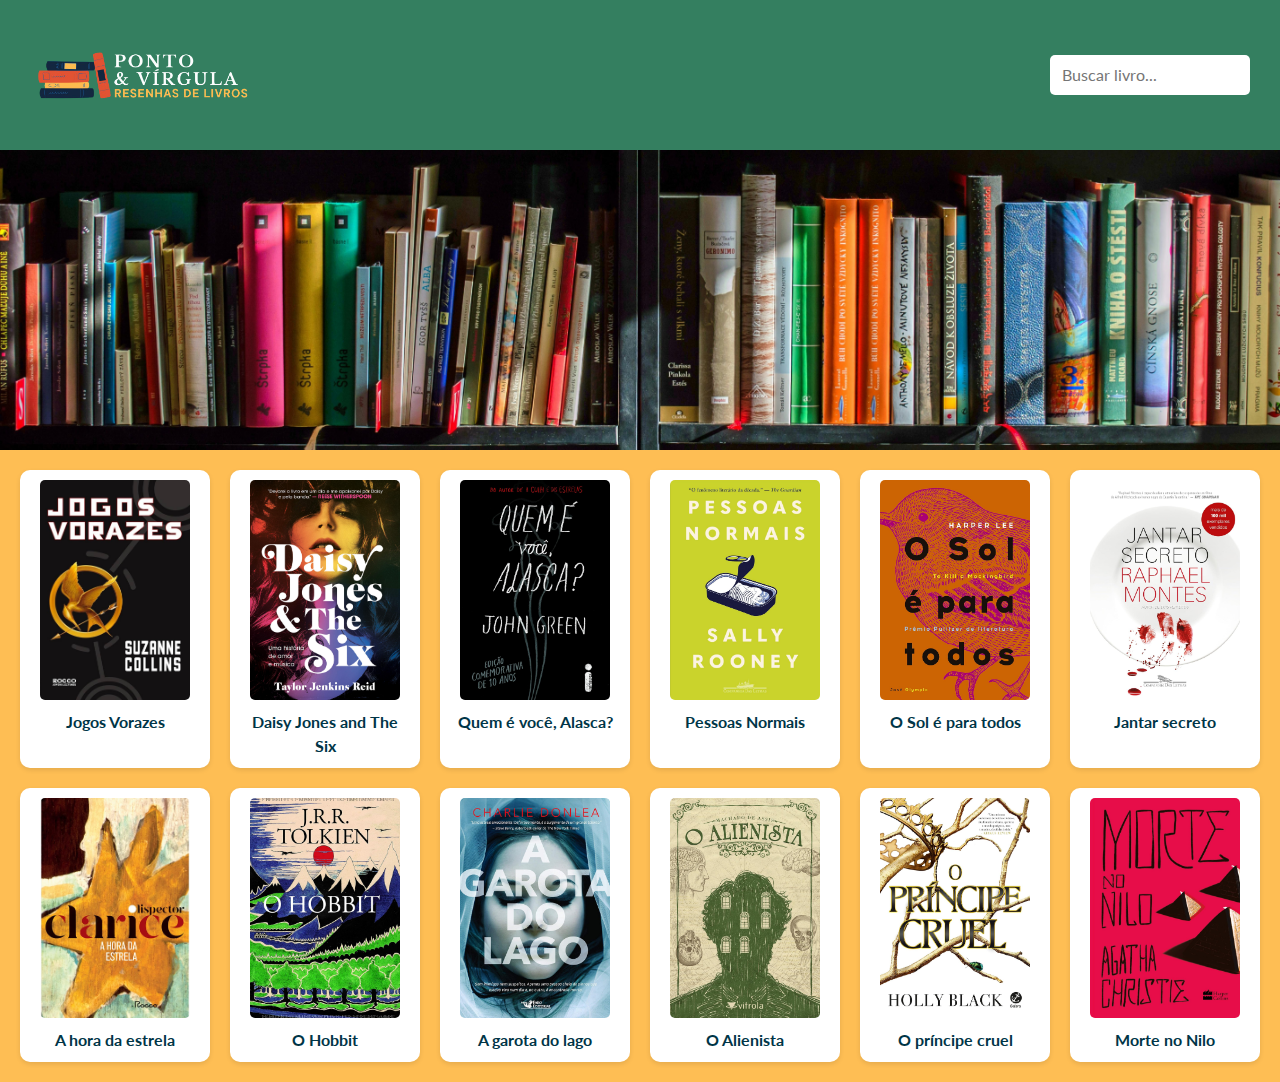
<file: codigo/src/public/index.html>
<!DOCTYPE html>
<html lang="pt-BR">
<head>
    <meta charset="UTF-8">
    <meta name="viewport" content="width=device-width, initial-scale=1.0">
    <title>Ponto&Vírgula</title>
    
    <link rel="icon" href="assets/images/icone.png" type="image/png">
    <link href="https://cdn.jsdelivr.net/npm/bootstrap@5.3.2/dist/css/bootstrap.min.css" rel="stylesheet">
    <link rel="stylesheet" href= "css/main.css">

    <link rel="preconnect" href="https://fonts.googleapis.com">
    <link rel="preconnect" href="https://fonts.gstatic.com" crossorigin>
    <link href="https://fonts.googleapis.com/css2?family=Lato:wght@400;700&family=Lora:wght@400;700&display=swap" rel="stylesheet">
    
</head>

<body>
    
    <header>
        <div class="logo">
            <img src="assets/images/logo.png" alt="Logo do site">
        </div>
        <div class="search-bar">
    <input 
        type="text" 
        id="pesquisa"
        placeholder="Buscar livro..."
        onkeyup="pesquisarLivro()"
    >
</div>

    </header>

    <section class="banner">
        <img src="assets/images/pilhadelivros.jpg" alt="Imagem de livros">
    </section>

    <section class="livros">
        <div class="livro">
            <img src="assets/images/jv.jpg" alt="Capa Livro 1">
            <a href="pages/livro.html?id=jogos-vorazes">Jogos Vorazes</a>
        </div>
        <div class="livro">
            <img src="assets/images/daisyjones.jpg" alt="Capa Livro 2">
            <a href="pages/livro.html?id=daisy-jones">Daisy Jones and The Six</a>
        </div>
        <div class="livro">
            <img src="assets/images/alasca.jpg" alt="Capa Livro 3">
            <a href="pages/livro.html?id=quem-alasca">Quem é você, Alasca?</a>
        </div>
        <div class="livro">
            <img src="assets/images/pessoasnormais.jpg" alt="Capa Livro 4">
            <a href="pages/livro.html?id=pessoas-normais">Pessoas Normais</a>
        </div>
        <div class="livro">
            <img src="assets/images/sol.jpg" alt="Capa Livro 5">
            <a href="pages/livro.html?id=sol-todos">O Sol é para todos</a>
        </div>
        <div class="livro">
            <img src="assets/images/jantar.jpg" alt="Capa Livro 6">
            <a href="pages/livro.html?id=jantar-secreto">Jantar secreto</a>
        </div>
        <div class="livro">
            <img src="assets/images/estrela.jpg" alt="Capa Livro 7">
            <a href="pages/livro.html?id=hora-estrela">A hora da estrela</a>
        </div>
        <div class="livro">
            <img src="assets/images/hobbit.jpg" alt="Capa Livro 8">
            <a href="pages/livro.html?id=hobbit">O Hobbit</a>
        </div>
        <div class="livro">
            <img src="assets/images/lago.jpg" alt="Capa Livro 9">
            <a href="pages/livro.html?id=garota-lago">A garota do lago</a>
        </div>
        <div class="livro">
            <img src="assets/images/alienista.jpg" alt="Capa Livro 10">
            <a href="pages/livro.html?id=alienista">O Alienista</a>
        </div>
        <div class="livro">
            <img src="assets/images/principe.jpg" alt="Capa Livro 11">
            <a href="pages/livro.html?id=principe-cruel">O príncipe cruel</a>
        </div>
        <div class="livro">
            <img src="assets/images/nilo.jpg" alt="Capa Livro 12">
            <a href="pages/livro.html?id=morte-nilo">Morte no Nilo</a>
        </div>
    </section>

    <script>
function pesquisarLivro() {
    let input = document.getElementById("pesquisa").value.toLowerCase();
    let livros = document.getElementsByClassName("livro");

    for (let i = 0; i < livros.length; i++) {
        let titulo = livros[i]
            .getElementsByTagName("a")[0]
            .innerText
            .toLowerCase();

        if (titulo.includes(input)) {
            livros[i].style.display = "block";
        } else {
            livros[i].style.display = "none";
        }
    }
}
</script>

<script src="https://cdn.jsdelivr.net/npm/bootstrap@5.3.2/dist/js/bootstrap.bundle.min.js"></script>
</body>
</html>
</file>
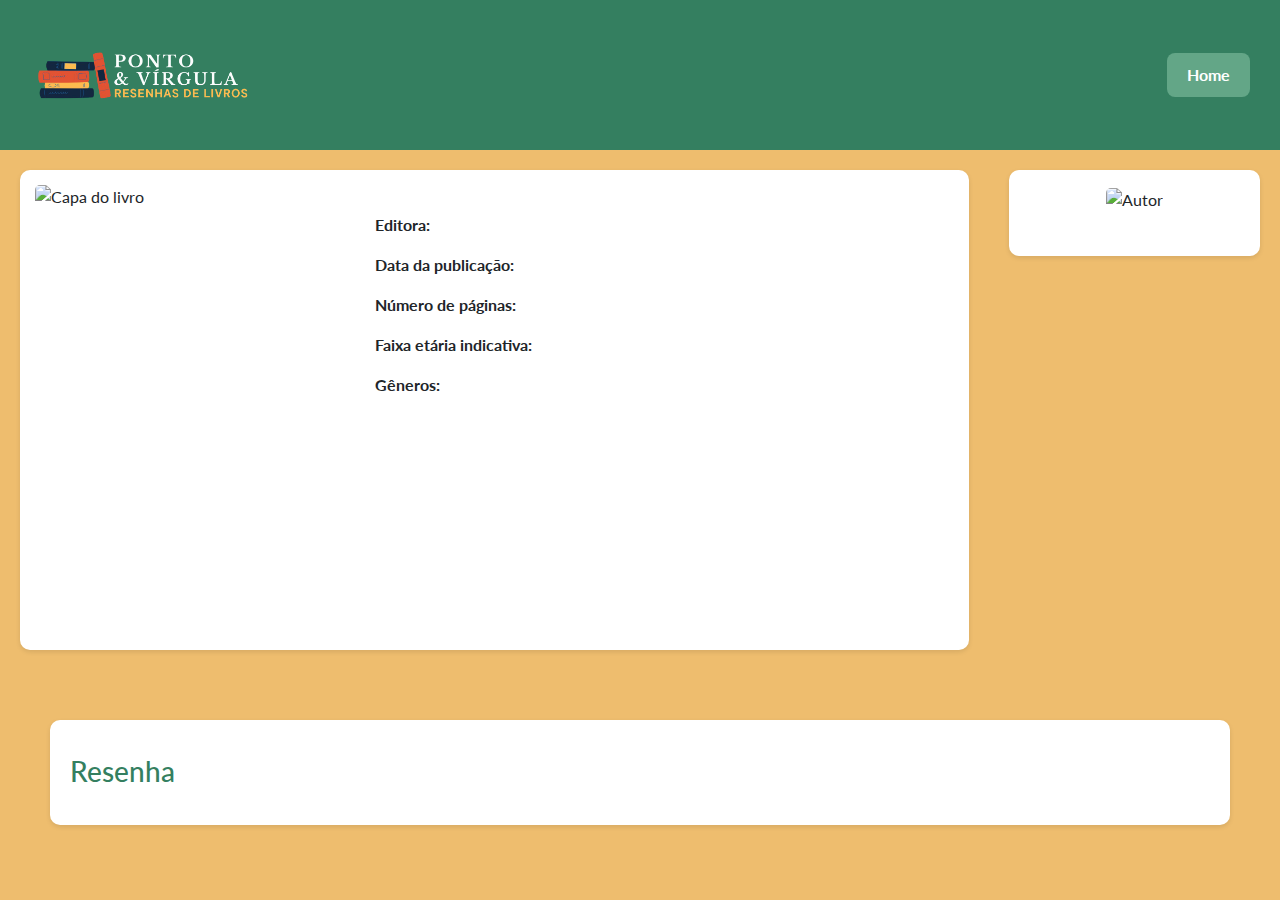
<file: codigo/src/public/pages/livro.html>
<!DOCTYPE html>
<html lang="pt-BR">
<head>
    <meta charset="UTF-8">
    <meta name="viewport" content="width=device-width, initial-scale=1.0">
    <title id="titulo-pagina"></title>

    <link rel="icon" href="../assets/images/icone.png" type="image/png"> 
    <link href="https://cdn.jsdelivr.net/npm/bootstrap@5.3.2/dist/css/bootstrap.min.css" rel="stylesheet">
    <link rel="stylesheet" href="../css/details.css">

    <link rel="preconnect" href="https://fonts.googleapis.com">
    <link rel="preconnect" href="https://fonts.gstatic.com" crossorigin>
    <link href="https://fonts.googleapis.com/css2?family=Lato:wght@100;300;400;700;900&family=Lora:ital,wght@0,400..700;1,400..700&display=swap" rel="stylesheet">
   
</head>

<body>
<header>
    <div class="logo">
        <img src="../assets/images/logo.png" alt="Logo do site">
    </div>
    <a href="../index.html" class="btn-voltar">Home</a>
</header>

<main class="conteudo">
    <section class="resenha">
        <img id="capa" alt="Capa do livro">

        <div class="texto-resenha">
            <h3 id="titulo"></h3>

            <p><strong>Editora:</strong> <span id="editora"></span></p>
            <p><strong>Data da publicação:</strong> <span id="publicacao"></span></p>
            <p><strong>Número de páginas:</strong> <span id="paginas"></span></p>
            <p><strong>Faixa etária indicativa:</strong> <span id="faixa"></span></p>
            <p><strong>Gêneros:</strong> <span id="generos"></span></p>

            <div class="descricao" id="sinopse"></div>
        </div>
    </section>

    <aside class="coluna-lateral">
        <div class="coluna-direita">
            <img id="autor-img" alt="Autor">
            <h4 id="autor-nome"></h4>
            <div class="autor-info">
                <p id="autor-desc"></p>
            </div>
        </div>
    </aside>
</main>

<section class="texto-descricao">
    <div class="titulo"><h3>Resenha</h3></div>
    <div class="texto" id="resenha"></div>
    <p class="nome" id="resenhista"></p>
</section>

<script src="../js/livros.js"></script>

<script src="https://cdn.jsdelivr.net/npm/bootstrap@5.3.2/dist/js/bootstrap.bundle.min.js"></script>
</body>
</html>
</file>
<file: codigo/src/public/css/main.css>
body {
    font-family: "Lato", sans-serif;  
    margin: 0;
    padding: 0;
    background: #FEBE54;
}

header {
    background: #347F60; 
    color: white;
    display: flex;               
    justify-content: space-between;
    align-items: center;
    padding: 40px 30px;
    position: relative;
}

header .logo img {
    height: 70px; 
    width: auto;
    max-height: 300px;
    object-fit: cover;
}

header .search-bar input {
    padding: 8px 12px;
    border-radius: 5px;
    border: none;
    width: 200px;
}

.banner img {
    width: 100%;
    max-height: 300px;
    object-fit: cover;
}

.livros {
    display: grid;                       
    grid-template-columns: repeat(auto-fill, minmax(180px, 1fr));
    gap: 20px;
    padding: 20px;
}

.livro {
    text-align: center;
    background: white;
    padding: 10px;
    border-radius: 10px;
    box-shadow: 0 2px 5px rgba(0,0,0,0.1);
    transition: background 0.3s ease, transform 0.2s ease; 
}

.livro:hover {
    background: #559e80;  
    transform: translateY(-5px); 
}

.livro:hover a {
    color: white; 
}

.livro img {
    width: 150px;
    height: 220px;
    object-fit: cover;
    border-radius: 5px;
}

.livro a {
    display: block;
    margin-top: 10px;
    text-decoration: none;
    font-weight: bold;
    color: #003547; 
}
</file>
<file: codigo/src/public/css/details.css>
body {
    font-family: "Lato", sans-serif;  
    margin: 0;
    padding: 0;
    background: #eebd6e;
}

header {
    background: #347F60; 
    color: white;
    display: flex;
    justify-content: space-between;
    align-items: center;
    padding: 40px 30px;
    position: relative;
}

header .logo img {
    height: 70px; 
    width: auto;
}

.btn-voltar {
    background-color: #63A687; 
    color: white;              
    padding: 10px 20px;
    border-radius: 8px;
    text-decoration: none;     
    font-weight: bold;
    transition: background 0.3s ease;
}

.btn-voltar:hover {
    background-color: #285E46; 
}

.conteudo {
    display: grid;                       
    grid-template-columns: 3.5fr 1fr;      
    gap: 20px;                           
    padding: 20px;
    align-items: start;                  
}

.resenha {
    display: flex;                       
    gap: 20px;
    flex: 1;
    background: #fff;
    padding: 15px;
    border-radius: 10px;
    box-shadow: 0 2px 5px rgba(0,0,0,0.1);
}


.resenha img {
    width: 300px;
    height: 450px;
    object-fit: cover;
    border-radius: 5px;
}

.texto-resenha {
    background: #fff;
    padding: 20px;
    border-radius: 10px;
    flex: 1;
}

.texto-resenha h3 {
    margin: 8px 0 7px;
    color: #347F60;
}

.descricao {
    text-indent: 40px;
   text-align: justify; 
}

.descricao p{
    margin: 0;
}

.coluna-lateral {
    flex: 0 0 260px;   
    margin-left: 20px;
    align-self: flex-start; 
}

.coluna-direita {
    background: white;
    padding: 18px;
    border-radius: 10px;
    box-shadow: 0 2px 5px rgba(0,0,0,0.1);
    text-align: center;
    max-width: 100%;
}

.autor-info {
    text-align: justify;
}

.coluna-direita img {
    width: 180px;
    height: 250px;
    border-radius: 5px; 
    object-fit: cover;
    margin-bottom: 10px;
}


.coluna-direita h4 {
    margin: 15px 0 5px;
    color: #347F60;
}


.texto-descricao {
    background: white;
    margin: 50px;
    padding: 20px;
    border-radius: 10px;
    box-shadow: 0 2px 5px rgba(0,0,0,0.1);
}

.texto p {
    text-indent: 40px;  
    margin: 0; 
    text-align: justify
}

.nome {
    font-style: italic; 
}

.titulo {
    margin: 15px 0 5px;
    color: #347F60;
}
</file>
